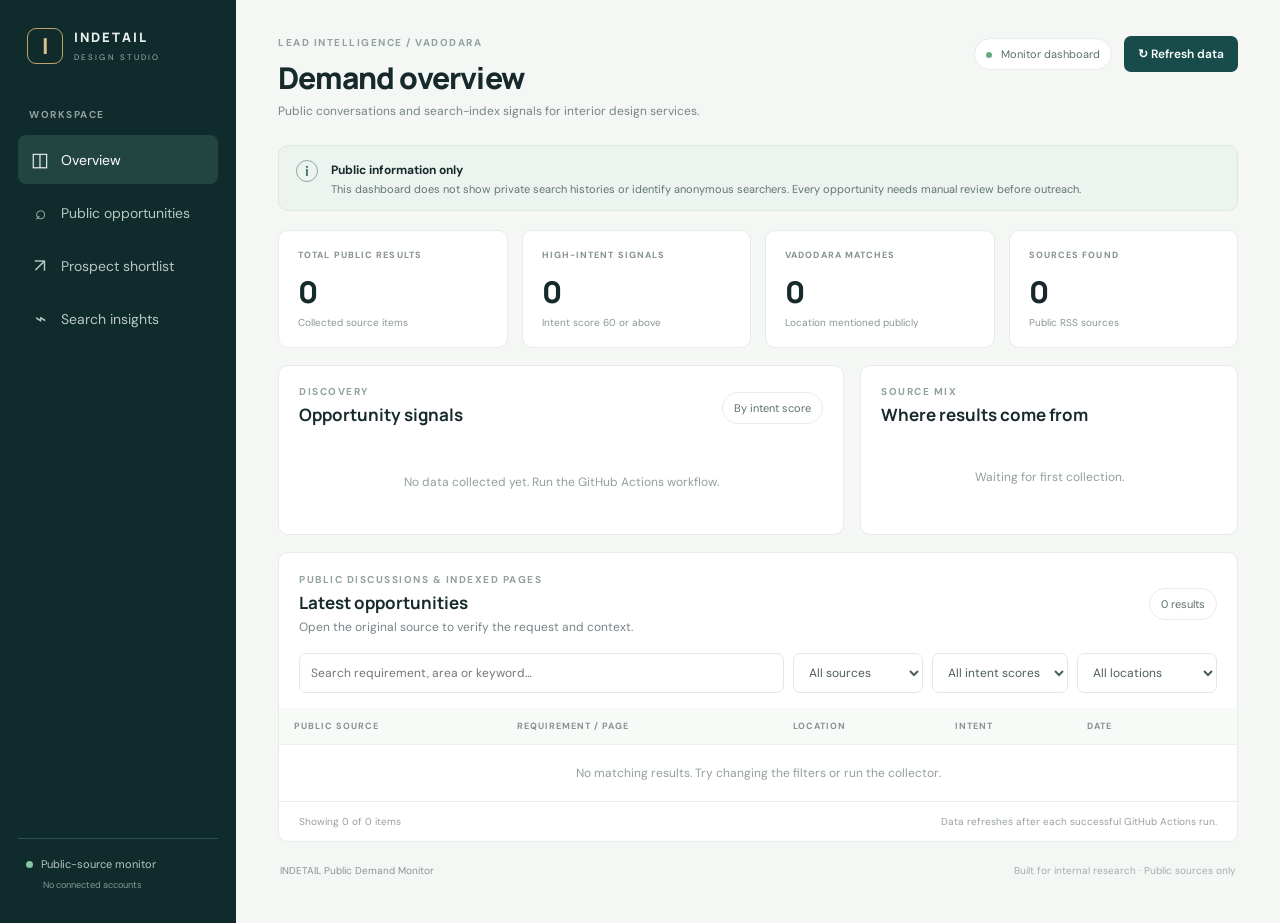
<file: docs/index.html>
<!doctype html>
<html lang="en">
<head>
  <meta charset="utf-8">
  <meta name="viewport" content="width=device-width, initial-scale=1">
  <meta name="theme-color" content="#102b2b">
  <title>INDETAIL | Public Demand Monitor</title>
  <link rel="stylesheet" href="styles.css">
</head>
<body>
  <div class="shell">
    <aside class="sidebar">
      <div class="brand"><span class="brand-mark">I</span><div><b>INDETAIL</b><small>DESIGN STUDIO</small></div></div>
      <div class="side-label">WORKSPACE</div>
      <a class="nav active" href="#overview"><span>◫</span> Overview</a>
      <a class="nav" href="#opportunities"><span>⌕</span> Public opportunities</a>
      <a class="nav" href="prospects.html"><span>↗</span> Prospect shortlist</a>
      <a class="nav" href="#insights"><span>⌁</span> Search insights</a>
      <div class="sidebar-bottom">
        <span class="live-dot"></span><span>Public-source monitor</span>
        <small>No connected accounts</small>
      </div>
    </aside>

    <main class="main" id="overview">
      <header class="topbar">
        <div><div class="eyebrow">LEAD INTELLIGENCE / VADODARA</div><h1>Demand overview</h1><p class="muted">Public conversations and search-index signals for interior design services.</p></div>
        <div class="top-actions"><span class="status"><i></i> Monitor dashboard</span><button id="refreshBtn" class="refresh">↻ Refresh data</button></div>
      </header>

      <section class="notice">
        <div class="notice-icon">i</div>
        <div><b>Public information only</b><p>This dashboard does not show private search histories or identify anonymous searchers. Every opportunity needs manual review before outreach.</p></div>
      </section>

      <section class="stats">
        <article class="stat-card"><div class="stat-label">TOTAL PUBLIC RESULTS</div><div class="stat-value" id="totalCount">—</div><div class="stat-foot">Collected source items</div></article>
        <article class="stat-card"><div class="stat-label">HIGH-INTENT SIGNALS</div><div class="stat-value" id="highCount">—</div><div class="stat-foot">Intent score 60 or above</div></article>
        <article class="stat-card"><div class="stat-label">VADODARA MATCHES</div><div class="stat-value" id="localCount">—</div><div class="stat-foot">Location mentioned publicly</div></article>
        <article class="stat-card"><div class="stat-label">SOURCES FOUND</div><div class="stat-value" id="sourceCount">—</div><div class="stat-foot">Public RSS sources</div></article>
      </section>

      <section class="content-grid" id="insights">
        <article class="panel">
          <div class="panel-head"><div><div class="eyebrow">DISCOVERY</div><h2>Opportunity signals</h2></div><span class="subtle-tag">By intent score</span></div>
          <div id="scoreBars" class="bars"><div class="empty">No data collected yet.</div></div>
        </article>
        <article class="panel">
          <div class="panel-head"><div><div class="eyebrow">SOURCE MIX</div><h2>Where results come from</h2></div></div>
          <div id="sourceMix" class="source-list"><div class="empty">Waiting for first collection.</div></div>
        </article>
      </section>

      <section class="panel opportunities" id="opportunities">
        <div class="panel-head results-head"><div><div class="eyebrow">PUBLIC DISCUSSIONS & INDEXED PAGES</div><h2>Latest opportunities</h2><p class="muted">Open the original source to verify the request and context.</p></div><span class="count-pill" id="resultCount">0 results</span></div>
        <div class="filters">
          <input id="searchInput" type="search" placeholder="Search requirement, area or keyword…">
          <select id="sourceFilter"><option value="">All sources</option></select>
          <select id="intentFilter"><option value="0">All intent scores</option><option value="40">40+ intent</option><option value="60">60+ intent</option><option value="80">80+ intent</option></select>
          <select id="locationFilter"><option value="">All locations</option><option value="yes">Vadodara match</option></select>
        </div>
        <div class="table-wrap">
          <table><thead><tr><th>PUBLIC SOURCE</th><th>REQUIREMENT / PAGE</th><th>LOCATION</th><th>INTENT</th><th>DATE</th><th></th></tr></thead><tbody id="resultsBody"><tr><td colspan="6" class="empty-cell">No results yet. Run the GitHub Actions workflow to collect public data.</td></tr></tbody></table>
        </div>
        <div class="table-foot"><span id="showingText">Showing 0 items</span><span>Data refreshes after each successful GitHub Actions run.</span></div>
      </section>
      <footer>INDETAIL Public Demand Monitor <span>Built for internal research · Public sources only</span></footer>
    </main>
  </div>
  <script src="app.js"></script>
</body>
</html>
</file>
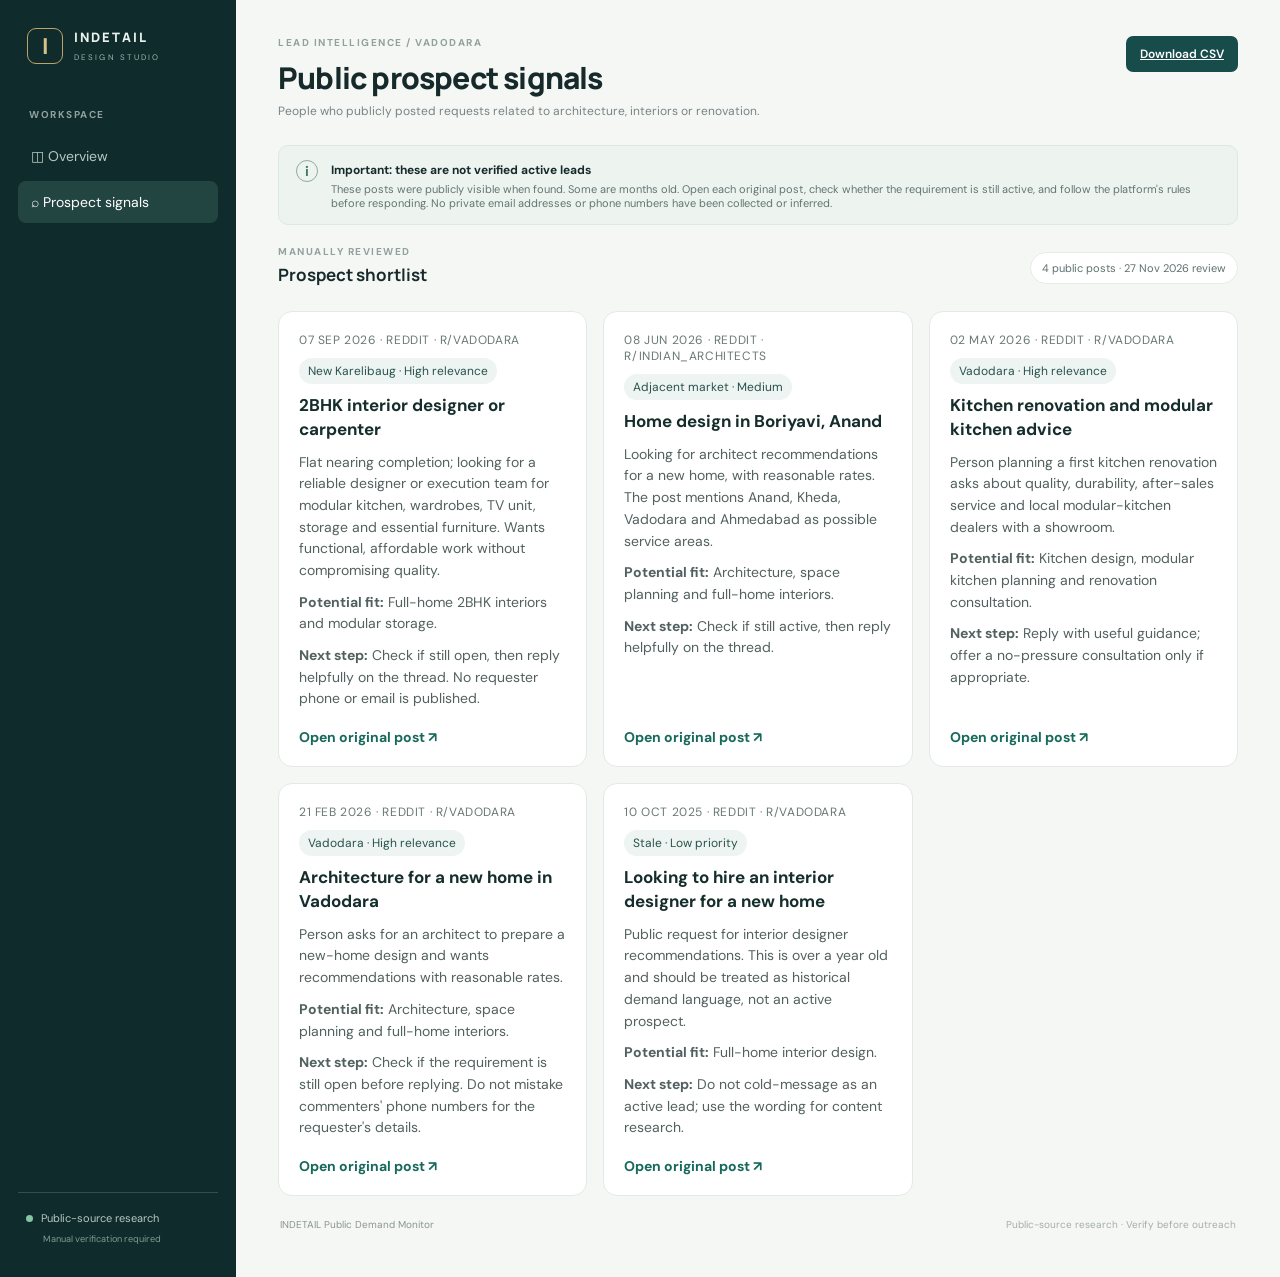
<file: docs/prospects.html>
<!doctype html>
<html lang="en">
<head>
<meta charset="utf-8"><meta name="viewport" content="width=device-width, initial-scale=1">
<meta name="theme-color" content="#102b2b"><title>INDETAIL | Public Prospect Signals</title>
<link rel="stylesheet" href="styles.css">
<style>
.prospect-grid{display:grid;grid-template-columns:repeat(auto-fit,minmax(280px,1fr));gap:16px;margin-top:20px}
.prospect{background:#fff;border:1px solid #e4e8e7;border-radius:14px;padding:20px;display:flex;flex-direction:column;gap:10px}
.prospect h3{font-size:17px;line-height:1.4;margin:0;color:#152e2c}
.prospect p{margin:0;color:#52615f;font-size:14px;line-height:1.55}
.meta{font-size:12px;color:#687875;text-transform:uppercase;letter-spacing:.05em}
.pill{display:inline-block;border-radius:20px;padding:5px 9px;background:#edf4f1;color:#28534b;font-size:12px;width:max-content}
.prospect a{color:#17695b;font-weight:700;text-decoration:none;margin-top:auto;padding-top:8px}
.notice{margin:20px 0}
.back{color:inherit;text-decoration:none;font-size:14px}
</style>
</head>
<body><div class="shell">
<aside class="sidebar"><div class="brand"><span class="brand-mark">I</span><div><b>INDETAIL</b><small>DESIGN STUDIO</small></div></div>
<div class="side-label">WORKSPACE</div><a class="nav" href="index.html">◫ Overview</a><a class="nav active" href="prospects.html">⌕ Prospect signals</a>
<div class="sidebar-bottom"><span class="live-dot"></span><span>Public-source research</span><small>Manual verification required</small></div></aside>
<main class="main"><header class="topbar"><div><div class="eyebrow">LEAD INTELLIGENCE / VADODARA</div><h1>Public prospect signals</h1><p class="muted">People who publicly posted requests related to architecture, interiors or renovation.</p></div><div class="top-actions"><a class="refresh" href="data/prospect-leads.csv">Download CSV</a></div></header>
<section class="notice"><div class="notice-icon">i</div><div><b>Important: these are not verified active leads</b><p>These posts were publicly visible when found. Some are months old. Open each original post, check whether the requirement is still active, and follow the platform's rules before responding. No private email addresses or phone numbers have been collected or inferred.</p></div></section>
<div class="panel-head"><div><div class="eyebrow">MANUALLY REVIEWED</div><h2>Prospect shortlist</h2></div><span class="subtle-tag">4 public posts · 27 Nov 2026 review</span></div>
<section class="prospect-grid">
<article class="prospect"><span class="meta">07 Sep 2026 · Reddit · r/vadodara</span><span class="pill">New Karelibaug · High relevance</span><h3>2BHK interior designer or carpenter</h3><p>Flat nearing completion; looking for a reliable designer or execution team for modular kitchen, wardrobes, TV unit, storage and essential furniture. Wants functional, affordable work without compromising quality.</p><p><b>Potential fit:</b> Full-home 2BHK interiors and modular storage.</p><p><b>Next step:</b> Check if still open, then reply helpfully on the thread. No requester phone or email is published.</p><a href="https://www.reddit.com/r/vadodara/comments/1w9jhqx/looking_for_recommendations_for_a_good_interior/" target="_blank" rel="noopener">Open original post ↗</a></article>
<article class="prospect"><span class="meta">08 Jun 2026 · Reddit · r/indian_architects</span><span class="pill">Adjacent market · Medium</span><h3>Home design in Boriyavi, Anand</h3><p>Looking for architect recommendations for a new home, with reasonable rates. The post mentions Anand, Kheda, Vadodara and Ahmedabad as possible service areas.</p><p><b>Potential fit:</b> Architecture, space planning and full-home interiors.</p><p><b>Next step:</b> Check if still active, then reply helpfully on the thread.</p><a href="https://www.reddit.com/r/Indian_architects/comments/1tzvl6o/looking_for_architect_recommendations_for/" target="_blank" rel="noopener">Open original post ↗</a></article>
<article class="prospect"><span class="meta">02 May 2026 · Reddit · r/vadodara</span><span class="pill">Vadodara · High relevance</span><h3>Kitchen renovation and modular kitchen advice</h3><p>Person planning a first kitchen renovation asks about quality, durability, after-sales service and local modular-kitchen dealers with a showroom.</p><p><b>Potential fit:</b> Kitchen design, modular kitchen planning and renovation consultation.</p><p><b>Next step:</b> Reply with useful guidance; offer a no-pressure consultation only if appropriate.</p><a href="https://www.reddit.com/r/vadodara/comments/1t1llr0/renovations_queries/" target="_blank" rel="noopener">Open original post ↗</a></article>
<article class="prospect"><span class="meta">21 Feb 2026 · Reddit · r/vadodara</span><span class="pill">Vadodara · High relevance</span><h3>Architecture for a new home in Vadodara</h3><p>Person asks for an architect to prepare a new-home design and wants recommendations with reasonable rates.</p><p><b>Potential fit:</b> Architecture, space planning and full-home interiors.</p><p><b>Next step:</b> Check if the requirement is still open before replying. Do not mistake commenters' phone numbers for the requester's details.</p><a href="https://www.reddit.com/r/vadodara/comments/1rak54m/looking_for_architecture_for_home_design_in/" target="_blank" rel="noopener">Open original post ↗</a></article>
<article class="prospect"><span class="meta">10 Oct 2025 · Reddit · r/vadodara</span><span class="pill">Stale · Low priority</span><h3>Looking to hire an interior designer for a new home</h3><p>Public request for interior designer recommendations. This is over a year old and should be treated as historical demand language, not an active prospect.</p><p><b>Potential fit:</b> Full-home interior design.</p><p><b>Next step:</b> Do not cold-message as an active lead; use the wording for content research.</p><a href="https://www.reddit.com/r/vadodara/comments/1o2t6b4/looking_for_interior_designers/" target="_blank" rel="noopener">Open original post ↗</a></article>
</section>
<footer>INDETAIL Public Demand Monitor <span>Public-source research · Verify before outreach</span></footer>
</main></div></body></html>
</file>
<file: docs/styles.css>
@import url('https://fonts.googleapis.com/css2?family=DM+Sans:wght@400;500;600;700&family=Manrope:wght@500;600;700;800&display=swap');
:root{--ink:#172a2b;--muted:#778486;--line:#e7ece9;--paper:#f5f7f5;--white:#fff;--teal:#174c4b;--mint:#dcece5;--gold:#c5a45a}
*{box-sizing:border-box}body{margin:0;background:var(--paper);color:var(--ink);font-family:'DM Sans',sans-serif;font-size:14px}.shell{min-height:100vh;display:flex}.sidebar{width:236px;background:#102b2b;color:#eaf2ee;padding:28px 18px;display:flex;flex-direction:column;flex-shrink:0}.brand{display:flex;align-items:center;gap:11px;padding:0 9px 44px}.brand-mark{width:36px;height:36px;border:1px solid #bda36b;color:#d7c18b;display:grid;place-items:center;font:800 22px Manrope;border-radius:9px}.brand b{display:block;letter-spacing:2px;font:800 13px Manrope}.brand small{font-size:8px;letter-spacing:2.1px;color:#9eb5ae}.side-label,.eyebrow{font-size:10px;letter-spacing:1.5px;font-weight:700;color:#91a19f}.side-label{padding:0 11px 12px}.nav{color:#b7c8c2;text-decoration:none;padding:12px 13px;border-radius:8px;margin:2px 0;display:flex;gap:12px;align-items:center}.nav span{font-size:19px;width:18px;text-align:center}.nav.active{background:#234542;color:white}.sidebar-bottom{margin-top:auto;border-top:1px solid #31504d;padding:18px 8px 4px;color:#b7c8c2;font-size:11px}.sidebar-bottom small{display:block;color:#819b93;margin:8px 0 0 17px}.live-dot{display:inline-block;width:7px;height:7px;border-radius:50%;background:#82c6a4;margin-right:8px}.main{width:min(1500px,calc(100% - 236px));padding:36px 42px 24px;margin:0 auto}.topbar{display:flex;justify-content:space-between;align-items:flex-start;margin-bottom:26px}h1,h2,p{margin-top:0}h1{font:800 30px Manrope;margin:8px 0 5px;letter-spacing:-.8px}h2{font:700 17px Manrope;margin:5px 0}.muted{color:var(--muted);font-size:12px;margin:0}.top-actions{display:flex;gap:12px;align-items:center}.status,.subtle-tag,.count-pill{border:1px solid var(--line);border-radius:20px;padding:8px 11px;font-size:11px;color:#5d706e;background:#fff}.status i{display:inline-block;width:6px;height:6px;background:#65a985;border-radius:50%;margin-right:6px}.refresh{border:0;border-radius:7px;background:var(--teal);color:white;padding:10px 14px;font:600 12px 'DM Sans';cursor:pointer}.notice{display:flex;gap:13px;background:#edf4f0;border:1px solid #dbe9e1;border-radius:10px;padding:14px 17px;margin-bottom:19px}.notice-icon{width:22px;height:22px;border:1px solid #8eaaa0;border-radius:50%;display:grid;place-items:center;color:#47786b;font-weight:700;flex-shrink:0}.notice b{font-size:12px}.notice p{font-size:11px;color:#617572;margin:4px 0 0}.stats{display:grid;grid-template-columns:repeat(4,1fr);gap:14px;margin-bottom:17px}.stat-card,.panel{background:white;border:1px solid var(--line);border-radius:10px}.stat-card{padding:18px 19px}.stat-label{font-size:9px;letter-spacing:1.1px;font-weight:700;color:#84918f}.stat-value{font:800 30px Manrope;margin:10px 0 4px}.stat-foot{font-size:10px;color:#899694}.content-grid{display:grid;grid-template-columns:1.2fr .8fr;gap:16px;margin-bottom:17px}.panel{padding:19px 20px}.panel-head{display:flex;justify-content:space-between;align-items:center;margin-bottom:18px}.bars{display:flex;flex-direction:column;gap:13px;padding:5px 0}.bar-row{display:grid;grid-template-columns:90px 1fr 28px;align-items:center;gap:10px;font-size:11px;color:#687977}.bar-track{height:8px;background:#edf1ee;border-radius:20px;overflow:hidden}.bar-fill{height:100%;background:#477c70;border-radius:20px}.source-list{display:flex;flex-direction:column;gap:14px}.source-item{display:flex;justify-content:space-between;align-items:center;font-size:12px;color:#536562}.source-name{display:flex;align-items:center;gap:9px}.source-dot{width:8px;height:8px;border-radius:50%;background:#9bbdb0}.source-num{font-weight:700;color:#253e3b}.opportunities{padding:20px 0 0}.results-head{padding:0 20px}.results-head p{margin:5px 0 0}.filters{display:flex;gap:9px;padding:0 20px 15px}.filters input,.filters select{border:1px solid #e2e9e5;border-radius:7px;padding:10px 11px;background:white;color:#4c5d5b;font:12px 'DM Sans';outline:none}.filters input{flex:1;min-width:180px}.filters select{min-width:130px}.table-wrap{overflow-x:auto}table{width:100%;border-collapse:collapse;text-align:left;white-space:nowrap}th{background:#f8faf8;color:#879391;font-size:9px;letter-spacing:1px;padding:12px 15px;font-weight:700}td{padding:14px 15px;border-top:1px solid #edf0ed;font-size:11px;color:#596b68}td strong{display:block;color:#243b38;font-size:12px;max-width:430px;overflow:hidden;text-overflow:ellipsis}.source-label{font-size:10px;color:#5c8278}.location-yes{color:#3d8069}.location-no{color:#a2aaa7}.score{font-weight:700;border-radius:20px;padding:5px 8px;background:#edf4f0;color:#3e7967}.score.low{background:#f2f3f1;color:#7c8986}.open-link{color:#28685b;text-decoration:none;font-weight:700}.empty,.empty-cell{color:#929e9a;font-size:12px;padding:20px;text-align:center}.table-foot{display:flex;justify-content:space-between;padding:13px 20px;color:#97a19e;font-size:10px;border-top:1px solid var(--line)}footer{display:flex;justify-content:space-between;color:#899592;font-size:10px;padding:22px 2px}footer span{color:#a3adaa}
@media(max-width:950px){.sidebar{width:190px}.main{width:calc(100% - 190px);padding:28px 22px}.stats{grid-template-columns:repeat(2,1fr)}.content-grid{grid-template-columns:1fr}.filters{flex-wrap:wrap}.filters input{flex-basis:100%}}
@media(max-width:650px){.shell{display:block}.sidebar{width:100%;height:auto;padding:15px 16px;display:block}.brand{padding:0 3px 13px}.side-label,.nav,.sidebar-bottom{display:none}.main{width:100%;padding:23px 14px}.topbar{display:block}.top-actions{margin-top:15px}.stats{gap:9px}.stat-card{padding:14px}.stat-value{font-size:25px}.stat-label{font-size:8px}.notice{padding:12px}.panel{padding:16px}.filters select{flex:1}.table-foot,footer{gap:8px;flex-direction:column}.results-head{padding:0 15px}}
</file>
